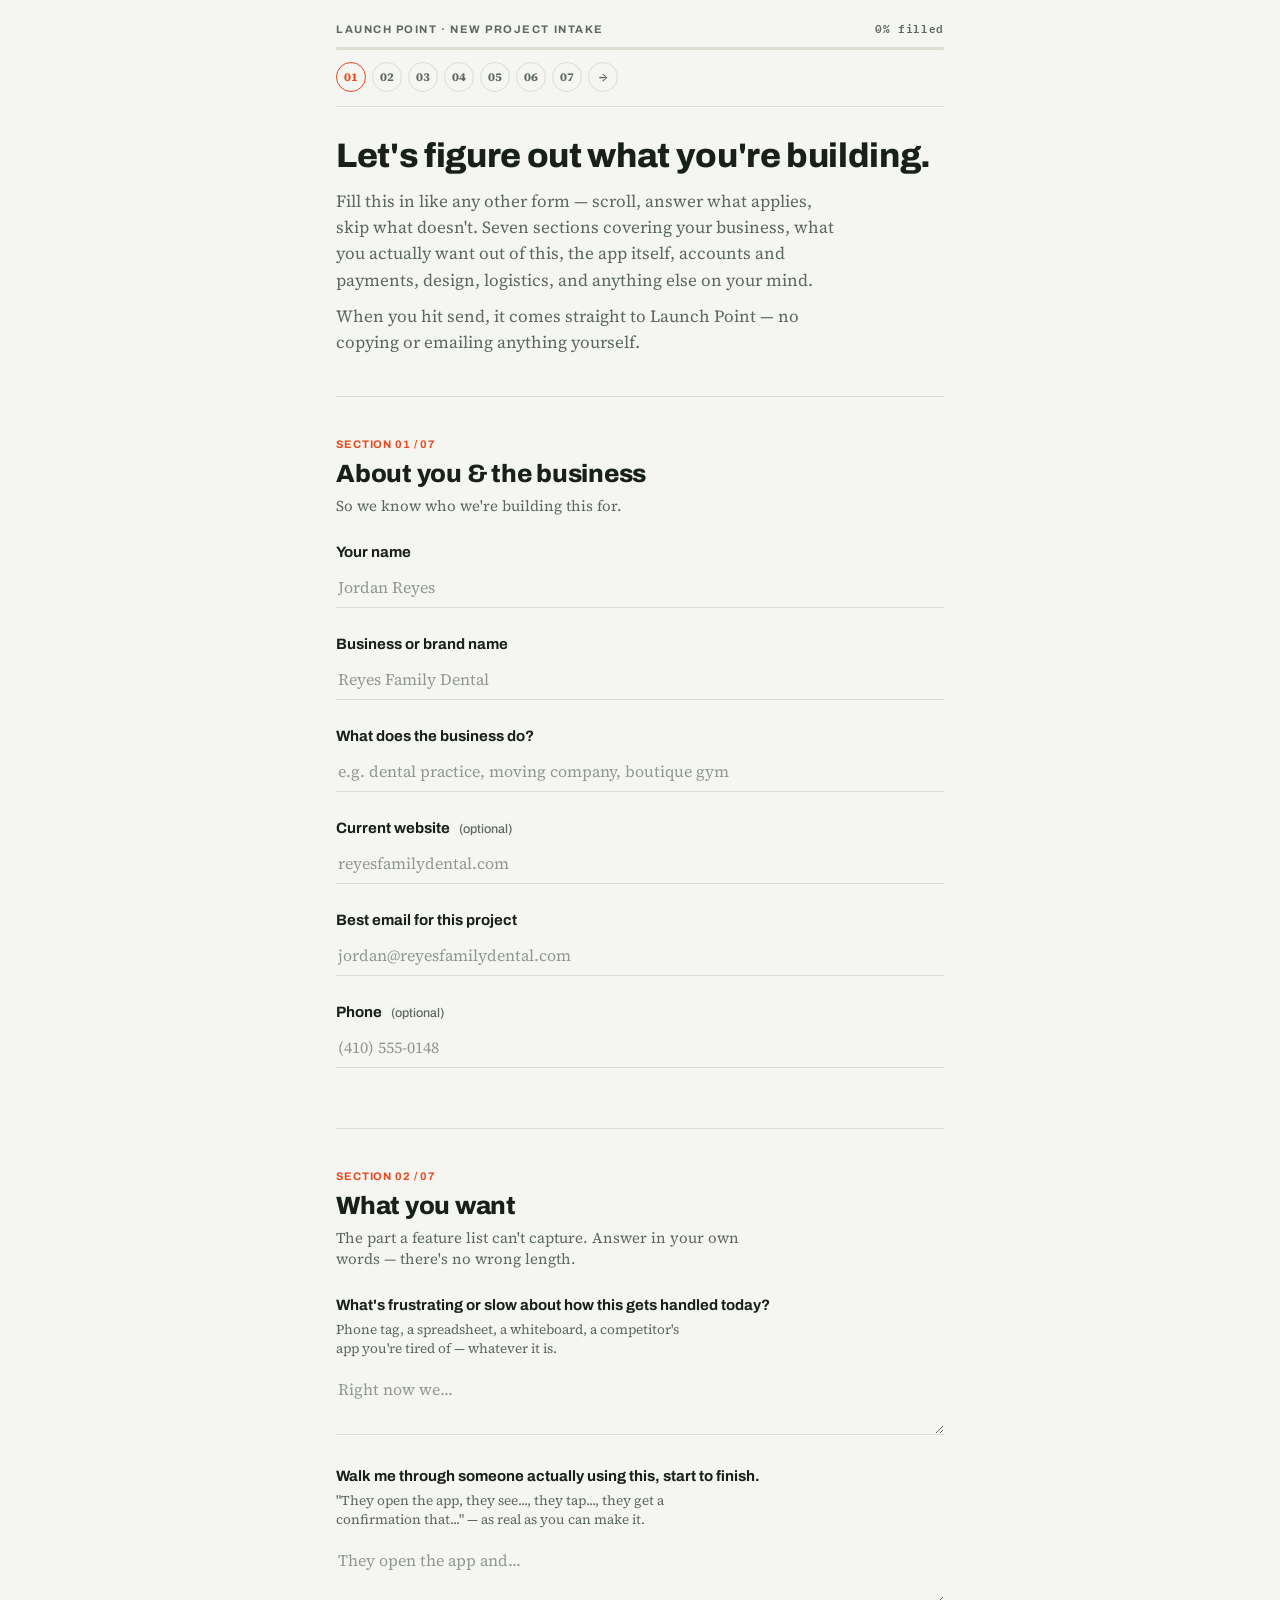
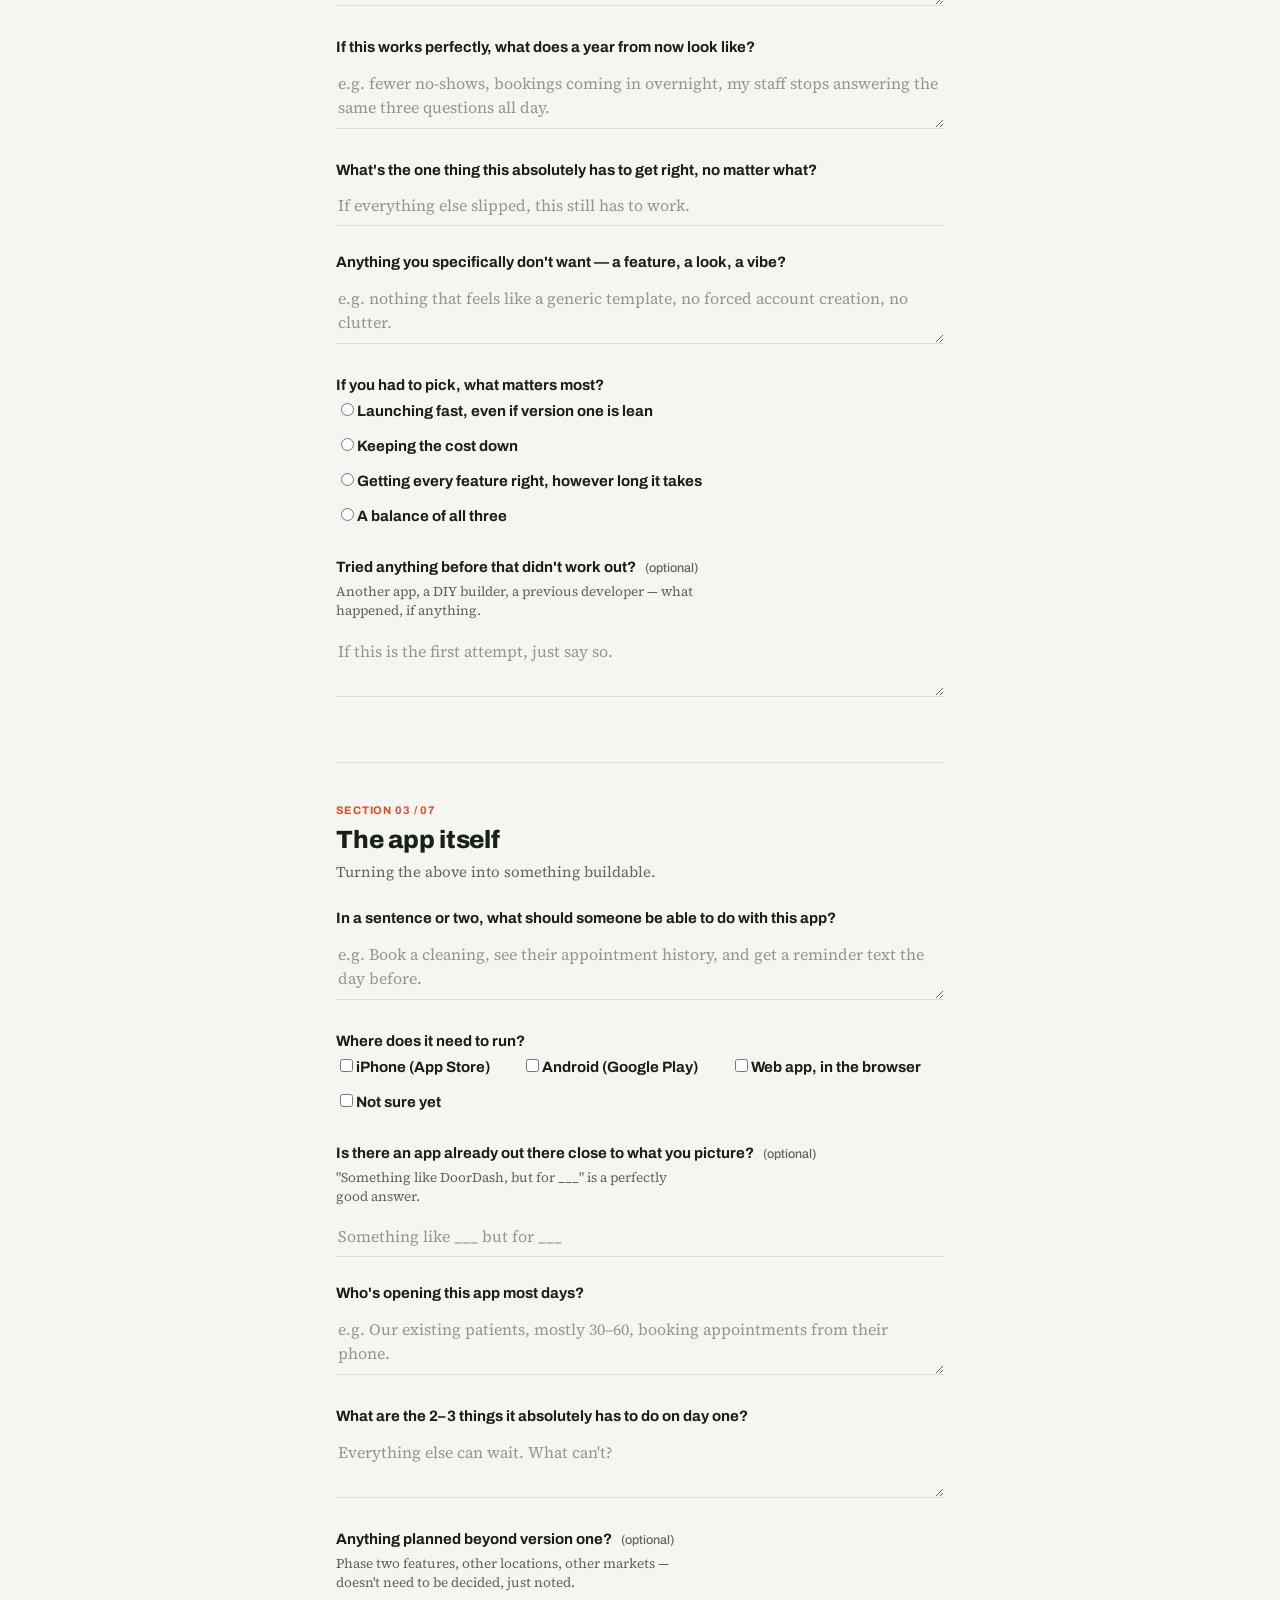
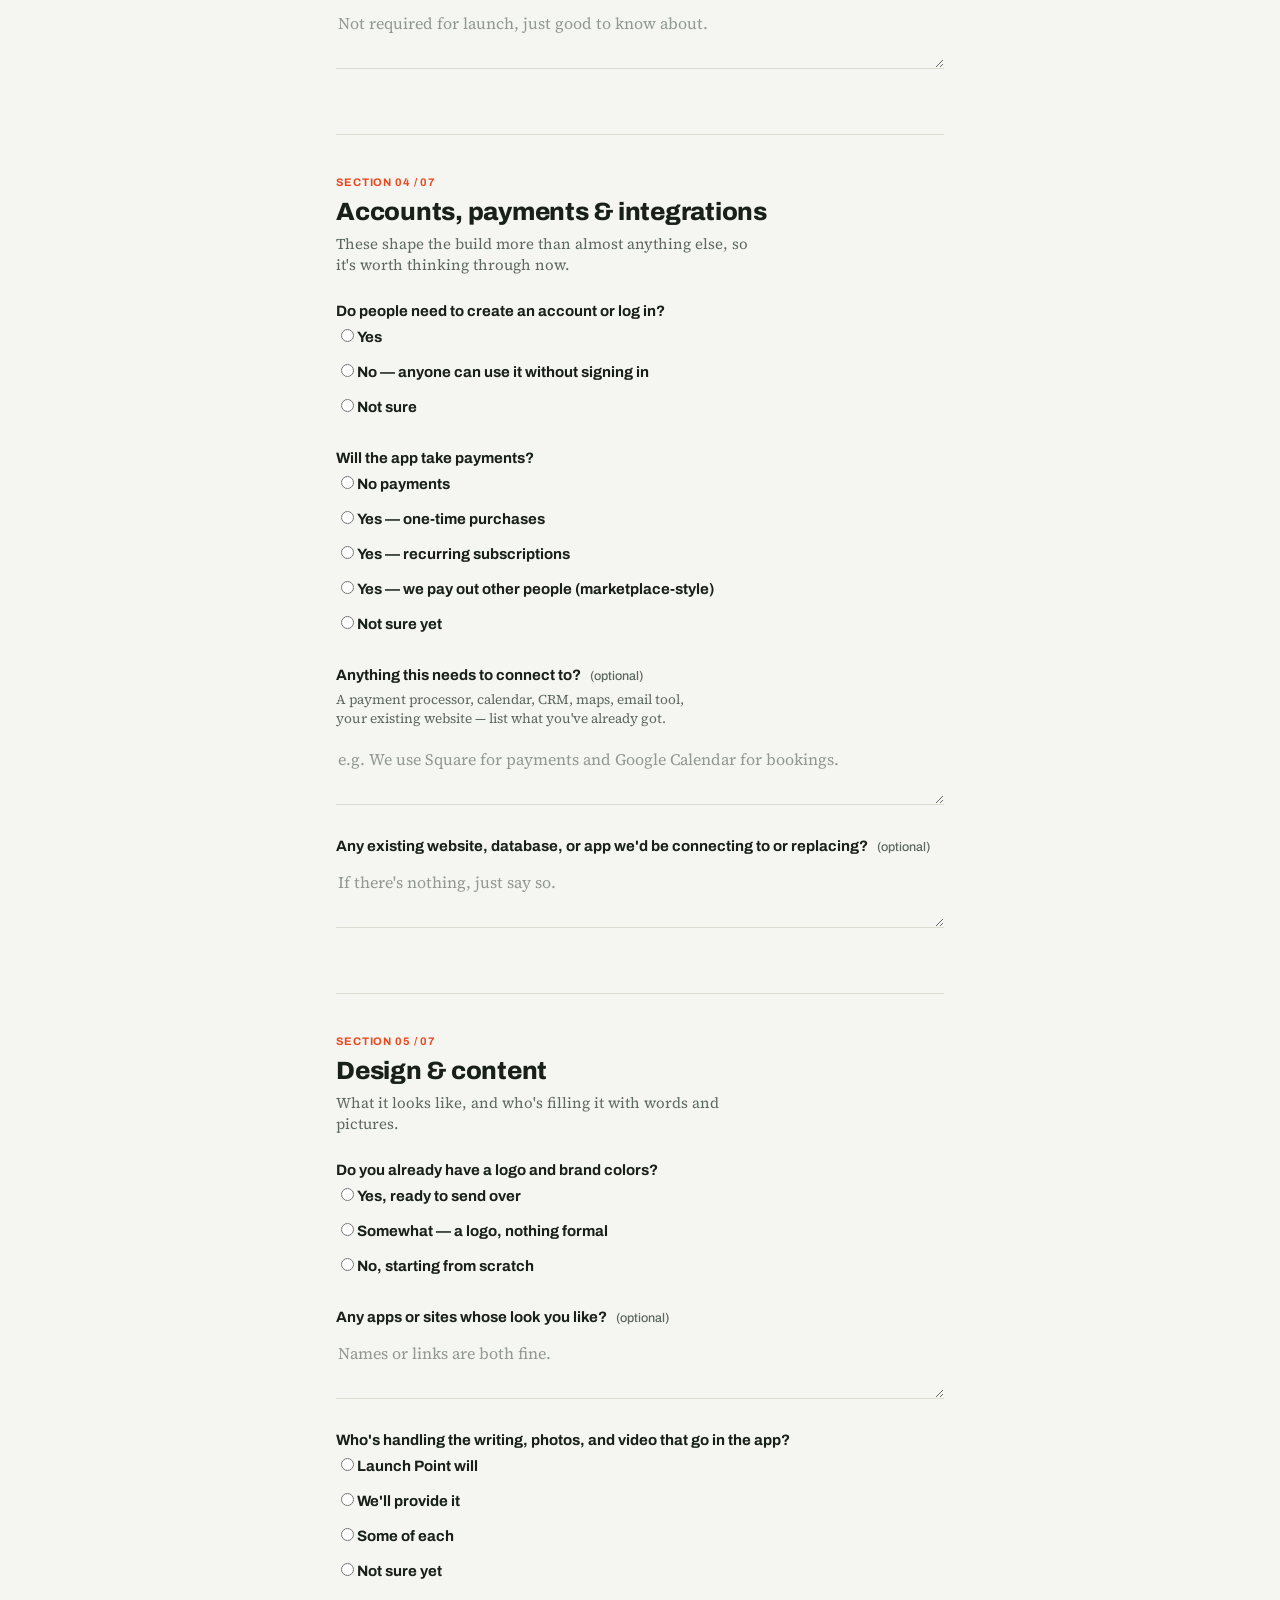
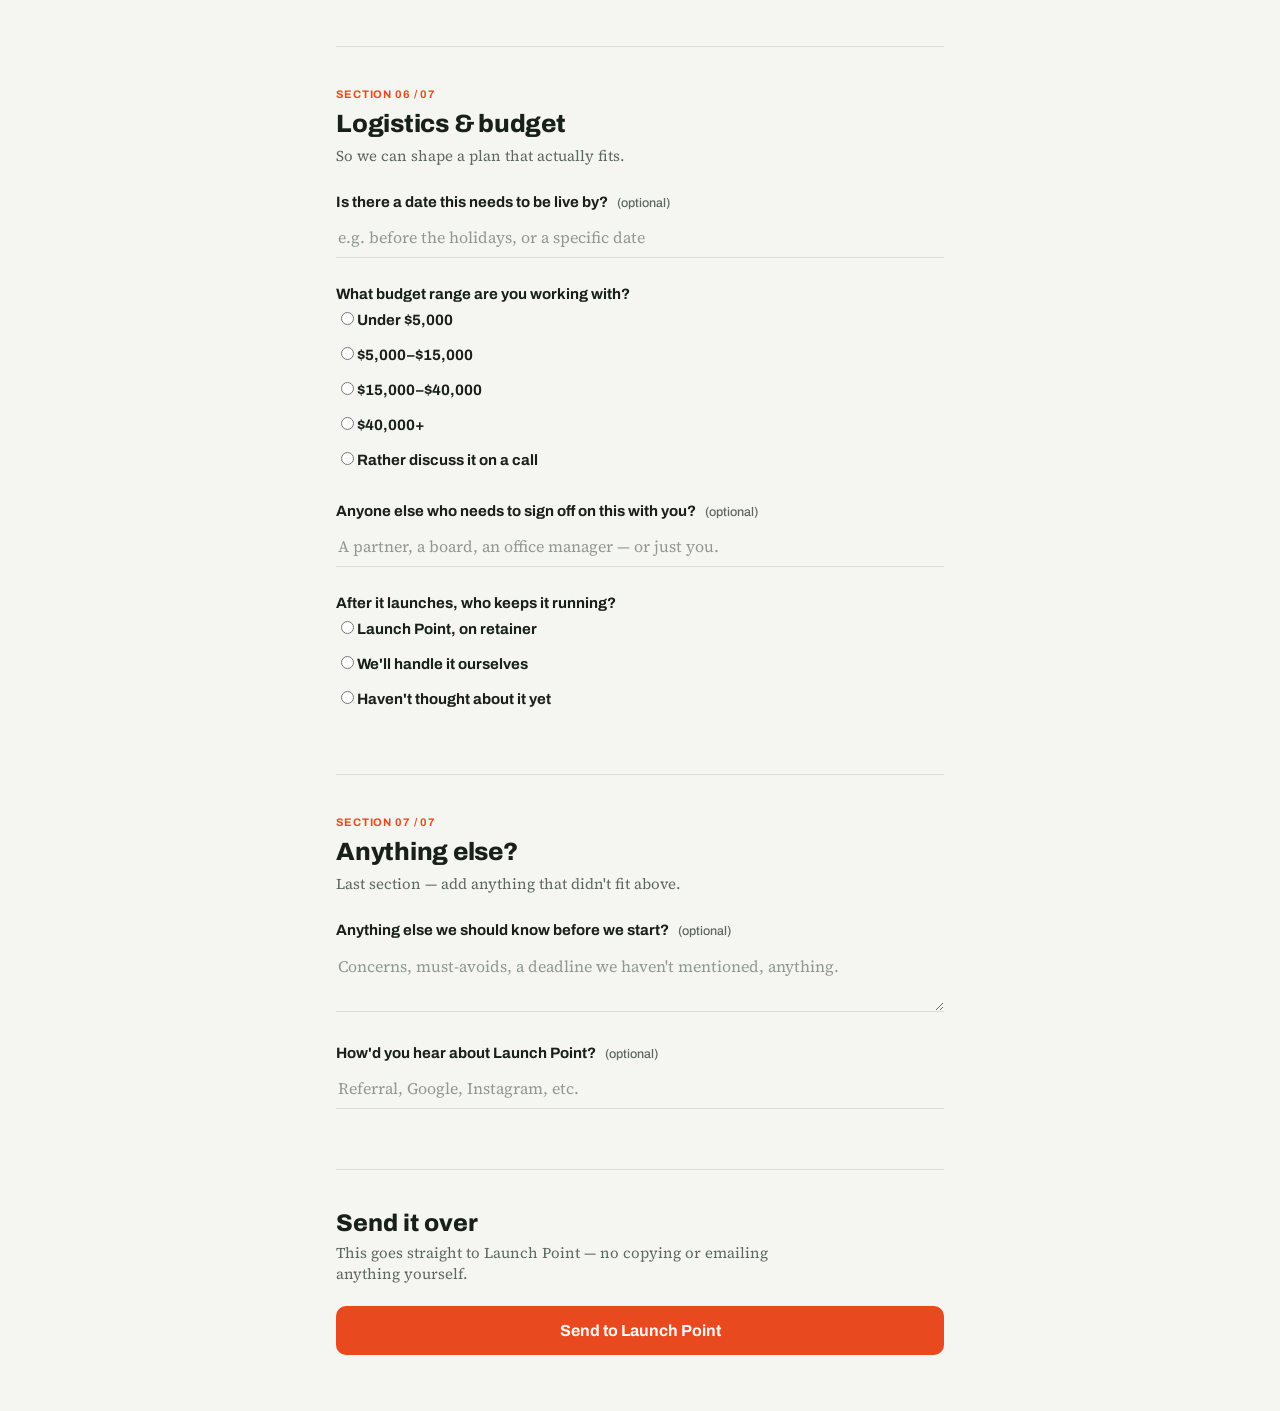
<file: index.html>
<!doctype html>
<html lang="en">
<head>
  <meta charset="utf-8" />
  <meta name="viewport" content="width=device-width, initial-scale=1, viewport-fit=cover" />
  <meta name="theme-color" content="#F5F6F1" />
  <title>Launch Point — New Project Intake</title>
  <meta name="description" content="Tell Launch Point about the app you want built." />
  <link rel="icon" href="data:image/svg+xml,%3Csvg xmlns='http://www.w3.org/2000/svg' viewBox='0 0 100 100'%3E%3Crect width='100' height='100' rx='22' fill='%23E8491F'/%3E%3Ctext x='50' y='68' font-size='54' text-anchor='middle' fill='%23FFF6F2' font-family='Arial' font-weight='bold'%3ELP%3C/text%3E%3C/svg%3E" />
  <link rel="preconnect" href="https://fonts.googleapis.com" />
  <link rel="preconnect" href="https://fonts.gstatic.com" crossorigin />
  <link href="https://fonts.googleapis.com/css2?family=Archivo:wght@600;700;800&family=Source+Serif+4:opsz,wght@8..60,400;8..60,600&family=IBM+Plex+Mono:wght@500;600&display=swap" rel="stylesheet" />
  <link rel="stylesheet" href="styles.css" />
</head>
<body>
  <div id="shell">
    <header>
      <div class="brandrow">
        <span class="eyebrow">Launch Point · New Project Intake</span>
        <span class="fillstat mono" id="fillStat">0% filled</span>
      </div>
      <div class="track"><span id="trackFill"></span></div>
      <nav class="jumprail" id="jumprail" aria-label="Jump to section">
        <a href="#s1" data-n="1">01</a>
        <a href="#s2" data-n="2">02</a>
        <a href="#s3" data-n="3">03</a>
        <a href="#s4" data-n="4">04</a>
        <a href="#s5" data-n="5">05</a>
        <a href="#s6" data-n="6">06</a>
        <a href="#s7" data-n="7">07</a>
        <a href="#send" data-n="8">→</a>
      </nav>
    </header>

    <main>
      <div class="intro">
        <h1>Let's figure out what you're building.</h1>
        <p>Fill this in like any other form — scroll, answer what applies, skip what doesn't. Seven sections covering your business, what you actually want out of this, the app itself, accounts and payments, design, logistics, and anything else on your mind.</p>
        <p>When you hit send, it comes straight to Launch Point — no copying or emailing anything yourself.</p>
      </div>

      <form id="intake" name="intake" method="POST" data-netlify="true" netlify-honeypot="company" action="/thank-you/">
        <input type="hidden" name="form-name" value="intake" />
        <p class="hp" hidden><label>Don't fill this out if you're human: <input name="company" /></label></p>

        <!-- 1: ABOUT YOU -->
        <section class="doc-section" id="s1" data-title="About you &amp; the business">
          <span class="qnum">SECTION 01 / 07</span>
          <h2>About you &amp; the business</h2>
          <p class="sub">So we know who we're building this for.</p>

          <div class="field">
            <label for="contactName">Your name</label>
            <input type="text" id="contactName" name="contactName" placeholder="Jordan Reyes">
          </div>
          <div class="field">
            <label for="businessName">Business or brand name</label>
            <input type="text" id="businessName" name="businessName" placeholder="Reyes Family Dental">
          </div>
          <div class="field">
            <label for="industry">What does the business do?</label>
            <input type="text" id="industry" name="industry" placeholder="e.g. dental practice, moving company, boutique gym">
          </div>
          <div class="field">
            <label for="website">Current website<span class="optional"> (optional)</span></label>
            <input type="text" id="website" name="website" placeholder="reyesfamilydental.com">
          </div>
          <div class="field">
            <label for="email">Best email for this project</label>
            <input type="email" id="email" name="email" placeholder="jordan@reyesfamilydental.com">
          </div>
          <div class="field">
            <label for="phone">Phone<span class="optional"> (optional)</span></label>
            <input type="tel" id="phone" name="phone" placeholder="(410) 555-0148">
          </div>
        </section>

        <!-- 2: WHAT YOU WANT -->
        <section class="doc-section" id="s2" data-title="What you want">
          <span class="qnum">SECTION 02 / 07</span>
          <h2>What you want</h2>
          <p class="sub">The part a feature list can't capture. Answer in your own words — there's no wrong length.</p>

          <div class="field">
            <label for="problem">What's frustrating or slow about how this gets handled today?</label>
            <p class="hint">Phone tag, a spreadsheet, a whiteboard, a competitor's app you're tired of — whatever it is.</p>
            <textarea id="problem" name="problem" placeholder="Right now we..."></textarea>
          </div>

          <div class="field">
            <label for="userStory">Walk me through someone actually using this, start to finish.</label>
            <p class="hint">"They open the app, they see..., they tap..., they get a confirmation that..." — as real as you can make it.</p>
            <textarea id="userStory" name="userStory" placeholder="They open the app and..."></textarea>
          </div>

          <div class="field">
            <label for="successLooksLike">If this works perfectly, what does a year from now look like?</label>
            <textarea id="successLooksLike" name="successLooksLike" placeholder="e.g. fewer no-shows, bookings coming in overnight, my staff stops answering the same three questions all day."></textarea>
          </div>

          <div class="field">
            <label for="nonNegotiable">What's the one thing this absolutely has to get right, no matter what?</label>
            <input type="text" id="nonNegotiable" name="nonNegotiable" placeholder="If everything else slipped, this still has to work.">
          </div>

          <div class="field">
            <label for="dontWant">Anything you specifically don't want — a feature, a look, a vibe?</label>
            <textarea id="dontWant" name="dontWant" placeholder="e.g. nothing that feels like a generic template, no forced account creation, no clutter."></textarea>
          </div>

          <div class="field">
            <fieldset class="options" style="border:0;padding:0;margin:0">
              <legend>If you had to pick, what matters most?</legend>
              <label class="option"><input type="radio" name="priority" value="Launching fast"><span>Launching fast, even if version one is lean</span></label>
              <label class="option"><input type="radio" name="priority" value="Keeping cost down"><span>Keeping the cost down</span></label>
              <label class="option"><input type="radio" name="priority" value="Getting every feature right"><span>Getting every feature right, however long it takes</span></label>
              <label class="option"><input type="radio" name="priority" value="A balance of all three"><span>A balance of all three</span></label>
            </fieldset>
          </div>

          <div class="field">
            <label for="triedBefore">Tried anything before that didn't work out?<span class="optional"> (optional)</span></label>
            <p class="hint">Another app, a DIY builder, a previous developer — what happened, if anything.</p>
            <textarea id="triedBefore" name="triedBefore" placeholder="If this is the first attempt, just say so."></textarea>
          </div>
        </section>

        <!-- 3: THE APP ITSELF -->
        <section class="doc-section" id="s3" data-title="The app itself">
          <span class="qnum">SECTION 03 / 07</span>
          <h2>The app itself</h2>
          <p class="sub">Turning the above into something buildable.</p>

          <div class="field">
            <label for="oneLiner">In a sentence or two, what should someone be able to do with this app?</label>
            <textarea id="oneLiner" name="oneLiner" placeholder="e.g. Book a cleaning, see their appointment history, and get a reminder text the day before."></textarea>
          </div>

          <div class="field">
            <fieldset class="options row" style="border:0;padding:0;margin:0">
              <legend>Where does it need to run?</legend>
              <label class="option"><input type="checkbox" name="platform" value="iPhone (App Store)"><span>iPhone (App Store)</span></label>
              <label class="option"><input type="checkbox" name="platform" value="Android (Google Play)"><span>Android (Google Play)</span></label>
              <label class="option"><input type="checkbox" name="platform" value="Web app in the browser"><span>Web app, in the browser</span></label>
              <label class="option"><input type="checkbox" name="platform" value="Not sure yet"><span>Not sure yet</span></label>
            </fieldset>
          </div>

          <div class="field">
            <label for="comparable">Is there an app already out there close to what you picture?<span class="optional"> (optional)</span></label>
            <p class="hint">"Something like DoorDash, but for ___" is a perfectly good answer.</p>
            <input type="text" id="comparable" name="comparable" placeholder="Something like ___ but for ___">
          </div>

          <div class="field">
            <label for="audience">Who's opening this app most days?</label>
            <textarea id="audience" name="audience" placeholder="e.g. Our existing patients, mostly 30–60, booking appointments from their phone."></textarea>
          </div>

          <div class="field">
            <label for="mustHaves">What are the 2–3 things it absolutely has to do on day one?</label>
            <textarea id="mustHaves" name="mustHaves" placeholder="Everything else can wait. What can't?"></textarea>
          </div>

          <div class="field">
            <label for="laterPhases">Anything planned beyond version one?<span class="optional"> (optional)</span></label>
            <p class="hint">Phase two features, other locations, other markets — doesn't need to be decided, just noted.</p>
            <textarea id="laterPhases" name="laterPhases" placeholder="Not required for launch, just good to know about."></textarea>
          </div>
        </section>

        <!-- 4: ACCOUNTS, PAYMENTS, INTEGRATIONS -->
        <section class="doc-section" id="s4" data-title="Accounts, payments &amp; integrations">
          <span class="qnum">SECTION 04 / 07</span>
          <h2>Accounts, payments &amp; integrations</h2>
          <p class="sub">These shape the build more than almost anything else, so it's worth thinking through now.</p>

          <div class="field">
            <fieldset class="options" style="border:0;padding:0;margin:0">
              <legend>Do people need to create an account or log in?</legend>
              <label class="option"><input type="radio" name="accounts" value="Yes"><span>Yes</span></label>
              <label class="option"><input type="radio" name="accounts" value="No"><span>No — anyone can use it without signing in</span></label>
              <label class="option"><input type="radio" name="accounts" value="Not sure"><span>Not sure</span></label>
            </fieldset>
          </div>

          <div class="field">
            <fieldset class="options" style="border:0;padding:0;margin:0">
              <legend>Will the app take payments?</legend>
              <label class="option"><input type="radio" name="payments" value="No payments"><span>No payments</span></label>
              <label class="option"><input type="radio" name="payments" value="Yes, one-time purchases"><span>Yes — one-time purchases</span></label>
              <label class="option"><input type="radio" name="payments" value="Yes, subscriptions"><span>Yes — recurring subscriptions</span></label>
              <label class="option"><input type="radio" name="payments" value="Yes, paying out other people"><span>Yes — we pay out other people (marketplace-style)</span></label>
              <label class="option"><input type="radio" name="payments" value="Not sure"><span>Not sure yet</span></label>
            </fieldset>
          </div>

          <div class="field">
            <label for="integrations">Anything this needs to connect to?<span class="optional"> (optional)</span></label>
            <p class="hint">A payment processor, calendar, CRM, maps, email tool, your existing website — list what you've already got.</p>
            <textarea id="integrations" name="integrations" placeholder="e.g. We use Square for payments and Google Calendar for bookings."></textarea>
          </div>

          <div class="field">
            <label for="existingTech">Any existing website, database, or app we'd be connecting to or replacing?<span class="optional"> (optional)</span></label>
            <textarea id="existingTech" name="existingTech" placeholder="If there's nothing, just say so."></textarea>
          </div>
        </section>

        <!-- 5: DESIGN & CONTENT -->
        <section class="doc-section" id="s5" data-title="Design &amp; content">
          <span class="qnum">SECTION 05 / 07</span>
          <h2>Design &amp; content</h2>
          <p class="sub">What it looks like, and who's filling it with words and pictures.</p>

          <div class="field">
            <fieldset class="options" style="border:0;padding:0;margin:0">
              <legend>Do you already have a logo and brand colors?</legend>
              <label class="option"><input type="radio" name="brandAssets" value="Yes, ready to send over"><span>Yes, ready to send over</span></label>
              <label class="option"><input type="radio" name="brandAssets" value="Somewhat — a logo, nothing formal"><span>Somewhat — a logo, nothing formal</span></label>
              <label class="option"><input type="radio" name="brandAssets" value="No, starting from scratch"><span>No, starting from scratch</span></label>
            </fieldset>
          </div>

          <div class="field">
            <label for="inspiration">Any apps or sites whose look you like?<span class="optional"> (optional)</span></label>
            <textarea id="inspiration" name="inspiration" placeholder="Names or links are both fine."></textarea>
          </div>

          <div class="field">
            <fieldset class="options" style="border:0;padding:0;margin:0">
              <legend>Who's handling the writing, photos, and video that go in the app?</legend>
              <label class="option"><input type="radio" name="contentOwner" value="Launch Point will"><span>Launch Point will</span></label>
              <label class="option"><input type="radio" name="contentOwner" value="We will"><span>We'll provide it</span></label>
              <label class="option"><input type="radio" name="contentOwner" value="Split it"><span>Some of each</span></label>
              <label class="option"><input type="radio" name="contentOwner" value="Not sure yet"><span>Not sure yet</span></label>
            </fieldset>
          </div>
        </section>

        <!-- 6: LOGISTICS & BUDGET -->
        <section class="doc-section" id="s6" data-title="Logistics &amp; budget">
          <span class="qnum">SECTION 06 / 07</span>
          <h2>Logistics &amp; budget</h2>
          <p class="sub">So we can shape a plan that actually fits.</p>

          <div class="field">
            <label for="launchDate">Is there a date this needs to be live by?<span class="optional"> (optional)</span></label>
            <input type="text" id="launchDate" name="launchDate" placeholder="e.g. before the holidays, or a specific date">
          </div>

          <div class="field">
            <fieldset class="options" style="border:0;padding:0;margin:0">
              <legend>What budget range are you working with?</legend>
              <label class="option"><input type="radio" name="budget" value="Under $5,000"><span>Under $5,000</span></label>
              <label class="option"><input type="radio" name="budget" value="$5,000–$15,000"><span>$5,000–$15,000</span></label>
              <label class="option"><input type="radio" name="budget" value="$15,000–$40,000"><span>$15,000–$40,000</span></label>
              <label class="option"><input type="radio" name="budget" value="$40,000+"><span>$40,000+</span></label>
              <label class="option"><input type="radio" name="budget" value="Rather discuss on a call"><span>Rather discuss it on a call</span></label>
            </fieldset>
          </div>

          <div class="field">
            <label for="decisionMakers">Anyone else who needs to sign off on this with you?<span class="optional"> (optional)</span></label>
            <input type="text" id="decisionMakers" name="decisionMakers" placeholder="A partner, a board, an office manager — or just you.">
          </div>

          <div class="field">
            <fieldset class="options" style="border:0;padding:0;margin:0">
              <legend>After it launches, who keeps it running?</legend>
              <label class="option"><input type="radio" name="maintenance" value="Launch Point, on retainer"><span>Launch Point, on retainer</span></label>
              <label class="option"><input type="radio" name="maintenance" value="We'll handle it ourselves"><span>We'll handle it ourselves</span></label>
              <label class="option"><input type="radio" name="maintenance" value="Haven't thought about it yet"><span>Haven't thought about it yet</span></label>
            </fieldset>
          </div>
        </section>

        <!-- 7: ANYTHING ELSE -->
        <section class="doc-section" id="s7" data-title="Anything else">
          <span class="qnum">SECTION 07 / 07</span>
          <h2>Anything else?</h2>
          <p class="sub">Last section — add anything that didn't fit above.</p>

          <div class="field">
            <label for="anythingElse">Anything else we should know before we start?<span class="optional"> (optional)</span></label>
            <textarea id="anythingElse" name="anythingElse" placeholder="Concerns, must-avoids, a deadline we haven't mentioned, anything."></textarea>
          </div>
          <div class="field">
            <label for="heardAbout">How'd you hear about Launch Point?<span class="optional"> (optional)</span></label>
            <input type="text" id="heardAbout" name="heardAbout" placeholder="Referral, Google, Instagram, etc.">
          </div>
        </section>

        <div id="send">
          <h2>Send it over</h2>
          <p class="sub">This goes straight to Launch Point — no copying or emailing anything yourself.</p>
          <button type="submit" class="btn-primary" id="submitBtn" style="width:100%">Send to Launch Point</button>
        </div>
      </form>
    </main>
  </div>

  <script src="app.js"></script>
</body>
</html>
</file>
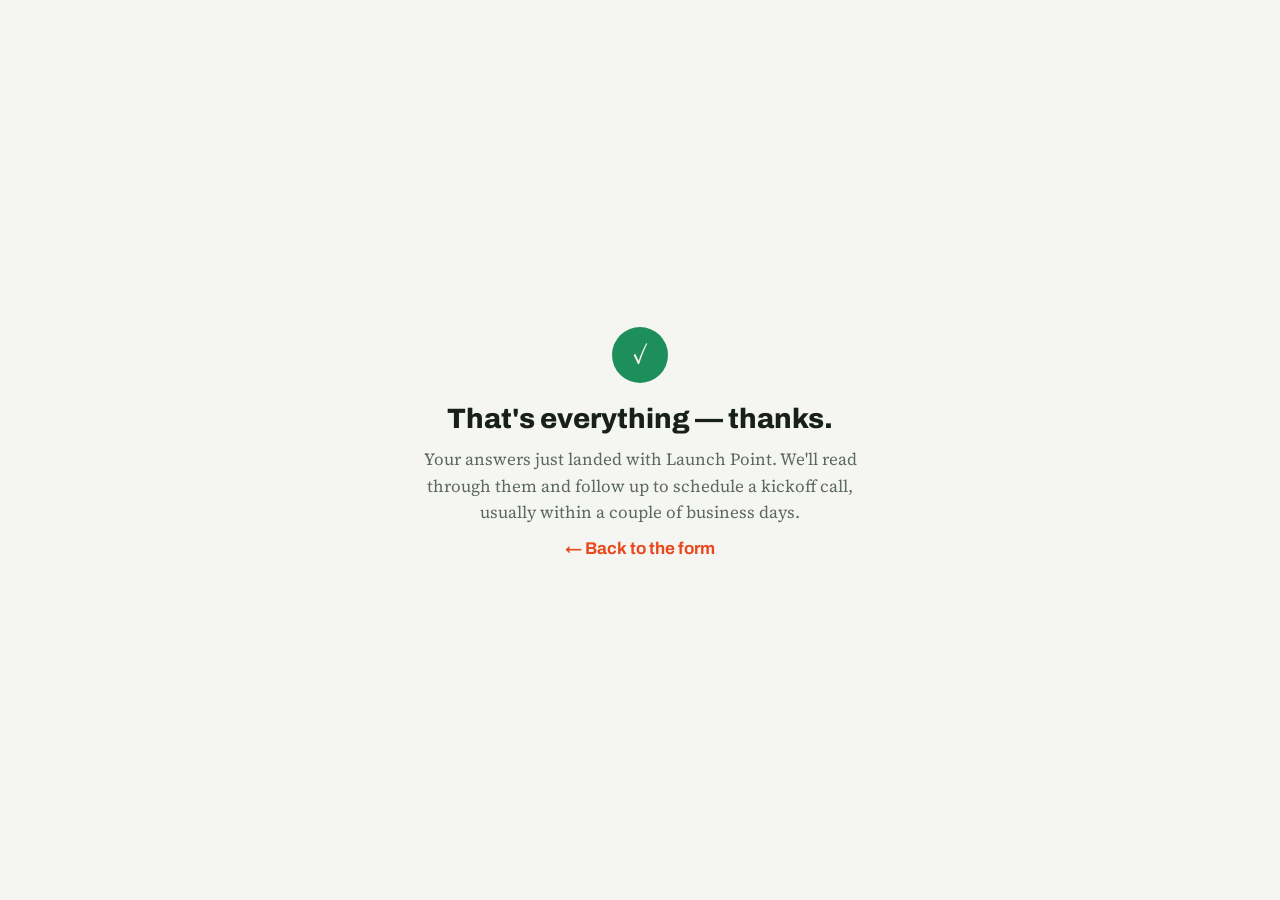
<file: thank-you/index.html>
<!doctype html>
<html lang="en">
<head>
  <meta charset="utf-8" />
  <meta name="viewport" content="width=device-width, initial-scale=1, viewport-fit=cover" />
  <meta name="theme-color" content="#F5F6F1" />
  <title>Thanks — Launch Point</title>
  <link rel="preconnect" href="https://fonts.googleapis.com" />
  <link rel="preconnect" href="https://fonts.gstatic.com" crossorigin />
  <link href="https://fonts.googleapis.com/css2?family=Archivo:wght@700;800&family=Source+Serif+4:opsz,wght@8..60,400&display=swap" rel="stylesheet" />
  <style>
    :root{--paper:#F5F6F1;--ink:#182019;--muted:#5C675F;--accent:#E8491F;--accent-ink:#FFF6F2;--good:#1E8F5B}
    @media (prefers-color-scheme: dark){:root{--paper:#12150F;--ink:#ECEEE6;--muted:#99A391;--accent:#FF8459;--accent-ink:#2A1309;--good:#49C98A;color-scheme:dark}}
    *{box-sizing:border-box}
    body{margin:0;min-height:100vh;background:var(--paper);color:var(--ink);font-family:'Source Serif 4',Georgia,serif;
      display:flex;align-items:center;justify-content:center;padding:32px;
      padding-left:max(16px,env(safe-area-inset-left,0px));padding-right:max(16px,env(safe-area-inset-right,0px))}
    .card{max-width:440px;text-align:center}
    .badge{width:56px;height:56px;border-radius:50%;background:var(--good);color:var(--accent-ink);
      display:flex;align-items:center;justify-content:center;font-size:26px;margin:0 auto 20px}
    h1{font-family:'Archivo',sans-serif;font-weight:800;font-size:28px;margin:0 0 12px}
    p{color:var(--muted);font-size:17px;line-height:1.55;margin:0 0 10px}
    a{color:var(--accent);font-family:'Archivo',sans-serif;font-weight:700;text-decoration:none}
  </style>
</head>
<body>
  <div class="card">
    <div class="badge">✓</div>
    <h1>That's everything — thanks.</h1>
    <p>Your answers just landed with Launch Point. We'll read through them and follow up to schedule a kickoff call, usually within a couple of business days.</p>
    <p><a href="/">← Back to the form</a></p>
  </div>
</body>
</html>
</file>
<file: styles.css>
:root {
  --paper: #F5F6F1;
  --ink: #182019;
  --muted: #5C675F;
  --line: #D9DED3;
  --accent: #E8491F;
  --accent-ink: #FFF6F2;
  --good: #1E8F5B;
  --font-display: 'Archivo', system-ui, sans-serif;
  --font-body: 'Source Serif 4', Georgia, 'Times New Roman', serif;
  --font-mono: 'IBM Plex Mono', ui-monospace, Menlo, Consolas, monospace;
}
@media (prefers-color-scheme: dark) {
  :root {
    --paper: #12150F;
    --ink: #ECEEE6;
    --muted: #99A391;
    --line: #2B312A;
    --accent: #FF8459;
    --accent-ink: #2A1309;
    --good: #49C98A;
    color-scheme: dark;
  }
}

* { box-sizing: border-box; }
html, body { margin: 0; padding: 0; }
body {
  background: var(--paper);
  color: var(--ink);
  font-family: var(--font-body);
  min-height: 100vh;
}
h1, h2, h3, .eyebrow, button, input, select, .option, .qnum { font-family: var(--font-display); }
.mono { font-family: var(--font-mono); }
a { color: var(--accent); }
[hidden] { display: none !important; }
.hp { position: absolute; left: -9999px; }

#shell {
  max-width: 640px;
  margin: 0 auto;
  padding-left: max(16px, env(safe-area-inset-left, 0px));
  padding-right: max(16px, env(safe-area-inset-right, 0px));
  padding-bottom: 56px;
}

header {
  position: sticky;
  top: 0;
  z-index: 5;
  background: var(--paper);
  padding-top: 18px;
  padding-bottom: 12px;
  border-bottom: 1px solid var(--line);
}
.brandrow { display: flex; align-items: baseline; justify-content: space-between; gap: 12px; }
.eyebrow { font-size: 11px; font-weight: 700; letter-spacing: .14em; text-transform: uppercase; color: var(--muted); }
.fillstat { font-size: 11px; font-weight: 600; letter-spacing: .06em; color: var(--muted); white-space: nowrap; }
.track { margin-top: 10px; height: 3px; background: var(--line); border-radius: 2px; overflow: hidden; }
.track span { display: block; height: 100%; width: 0%; background: var(--accent); transition: width .3s ease; }

.jumprail { display: flex; gap: 6px; overflow-x: auto; padding: 12px 0 2px; scrollbar-width: none; }
.jumprail::-webkit-scrollbar { display: none; }
.jumprail a {
  flex: none; width: 30px; height: 30px; border-radius: 50%;
  border: 1.5px solid var(--line);
  display: flex; align-items: center; justify-content: center;
  font-size: 12px; font-weight: 700; color: var(--muted); text-decoration: none;
}
.jumprail a.active { border-color: var(--accent); color: var(--accent); }

main { padding-top: 30px; }

.intro { margin-bottom: 40px; }
.intro h1 {
  font-size: clamp(27px, 6.5vw, 34px);
  font-weight: 800; line-height: 1.14; letter-spacing: -.01em;
  text-wrap: balance; margin: 0 0 12px;
}
.intro p { color: var(--muted); font-size: 17px; line-height: 1.55; max-width: 56ch; margin: 0 0 10px; }

section.doc-section {
  padding: 34px 0;
  border-top: 1px solid var(--line);
  scroll-margin-top: 110px;
}
.qnum { font-size: 11px; font-weight: 700; letter-spacing: .08em; color: var(--accent); }
section.doc-section h2 {
  font-size: clamp(21px, 4.5vw, 25px); font-weight: 800; line-height: 1.2;
  letter-spacing: -.01em; margin: 6px 0 6px;
}
section.doc-section > .sub { color: var(--muted); font-size: 15px; margin: 0 0 26px; max-width: 54ch; }

.field { margin-bottom: 26px; }
.field label, .field legend {
  display: block; font-family: var(--font-display); font-weight: 700;
  font-size: 15px; line-height: 1.4; margin: 0 0 4px; padding: 0; border: 0;
}
.field .optional { color: var(--muted); font-weight: 500; font-size: 12.5px; margin-left: 6px; text-transform: none; letter-spacing: 0; }
.field .hint { color: var(--muted); font-size: 13.5px; margin: 0 0 10px; max-width: 52ch; }
.field input[type=text], .field input[type=email], .field input[type=tel], .field input[type=url], .field textarea {
  width: 100%; font-family: var(--font-body); font-size: 16px; color: var(--ink);
  background: transparent; border: 0; border-bottom: 1.5px solid var(--line);
  padding: 9px 2px; resize: vertical;
}
.field textarea { min-height: 64px; line-height: 1.5; }
.field input:focus, .field textarea:focus { outline: none; border-bottom-color: var(--accent); }
.field input::placeholder, .field textarea::placeholder { color: var(--muted); opacity: .65; }

.options { display: flex; flex-direction: column; gap: 9px; margin-top: 2px; }
.options.row { flex-direction: row; flex-wrap: wrap; }
.option {
  display: flex; align-items: flex-start; gap: 10px;
  font-family: var(--font-body); font-size: 15.5px; font-weight: 400;
  padding: 10px 12px; border: 1.5px solid var(--line); border-radius: 10px;
  cursor: pointer; transition: border-color .15s ease, background .15s ease;
}
.options.row .option { flex: 1 1 auto; }
.option:has(input:checked) { border-color: var(--accent); background: color-mix(in srgb, var(--accent) 9%, transparent); }
.option input { margin-top: 3px; accent-color: var(--accent); flex: none; }
.option span { min-width: 0; }

#send { padding-top: 34px; border-top: 1px solid var(--line); }
#send h2 { font-size: 24px; font-weight: 800; margin: 6px 0 6px; }
#send > .sub { color: var(--muted); font-size: 15px; margin: 0 0 22px; max-width: 54ch; }

button {
  font-size: 16px; font-weight: 700; font-family: var(--font-display);
  border-radius: 10px; padding: 15px 22px; border: 1.5px solid transparent; cursor: pointer;
}
button:focus-visible { outline: 2px solid var(--accent); outline-offset: 2px; }
button:disabled { opacity: .6; cursor: wait; }
.btn-primary { background: var(--accent); color: var(--accent-ink); }
</file>
